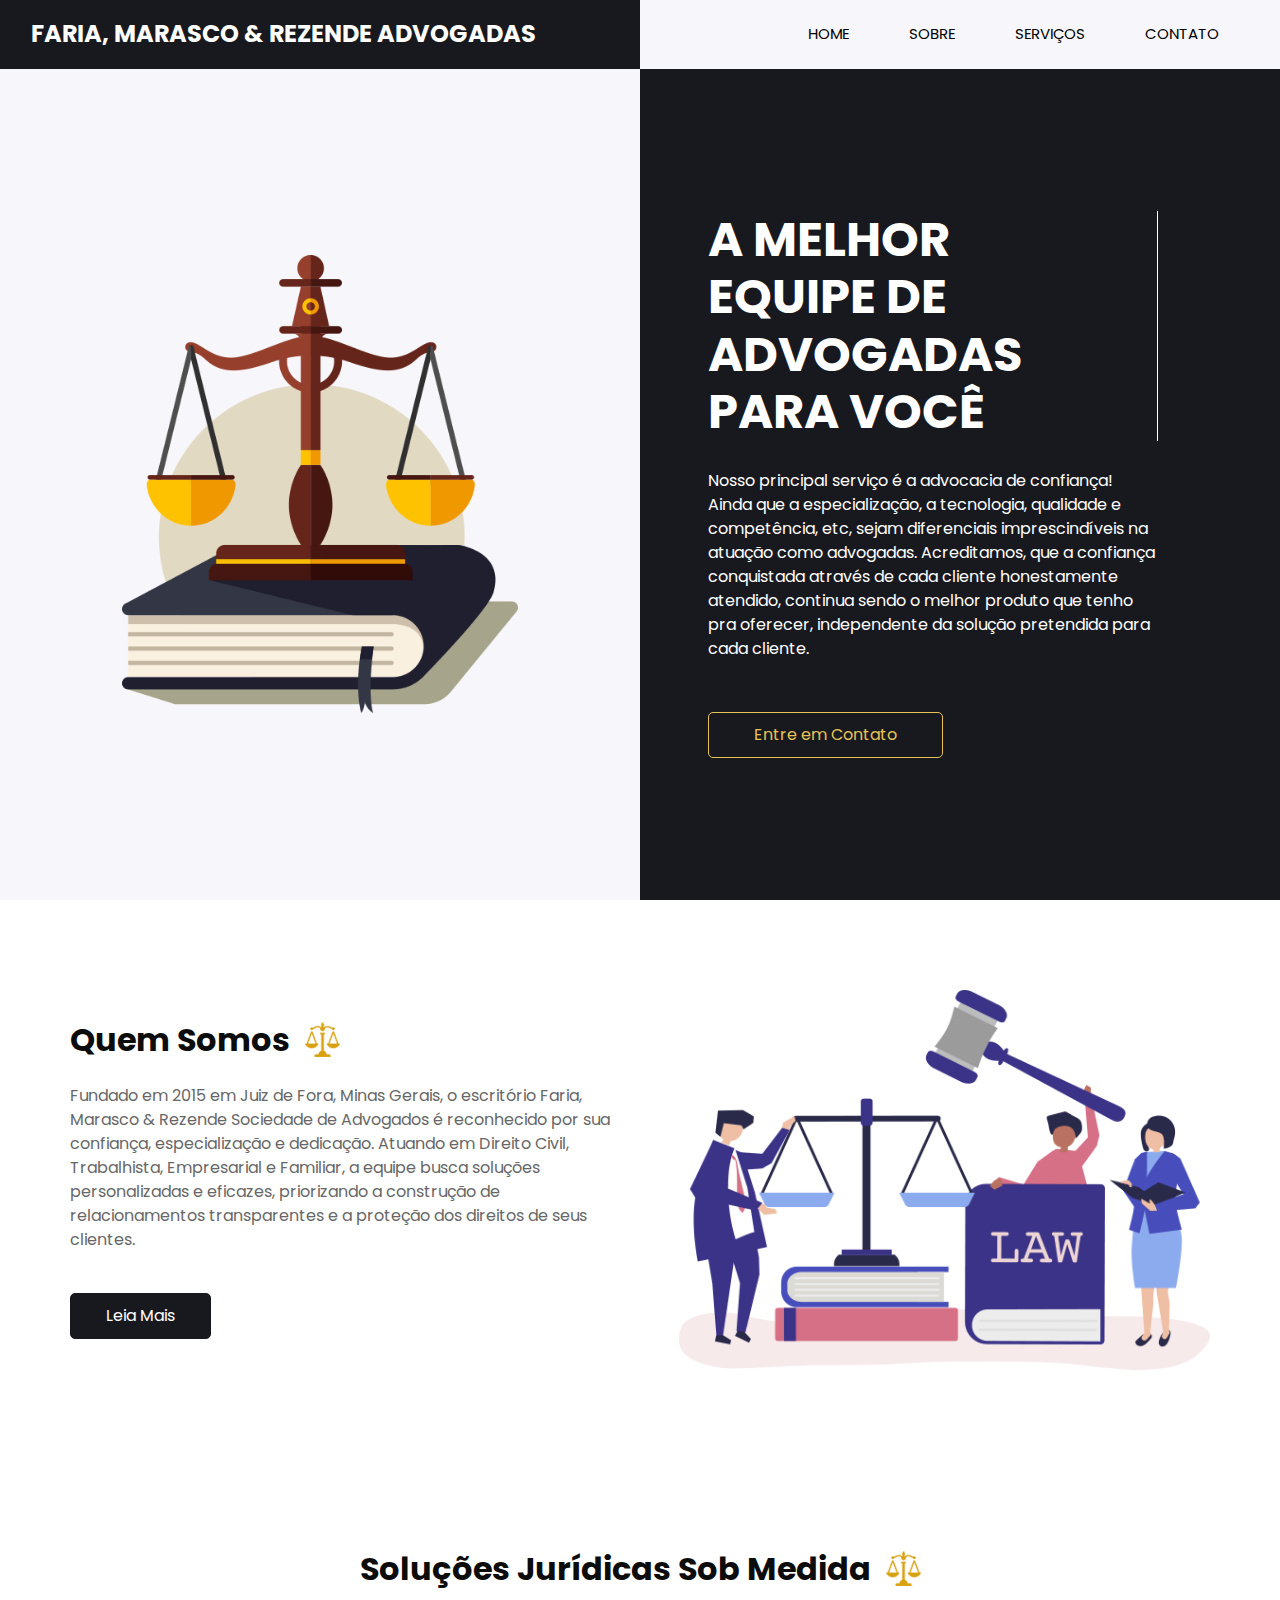
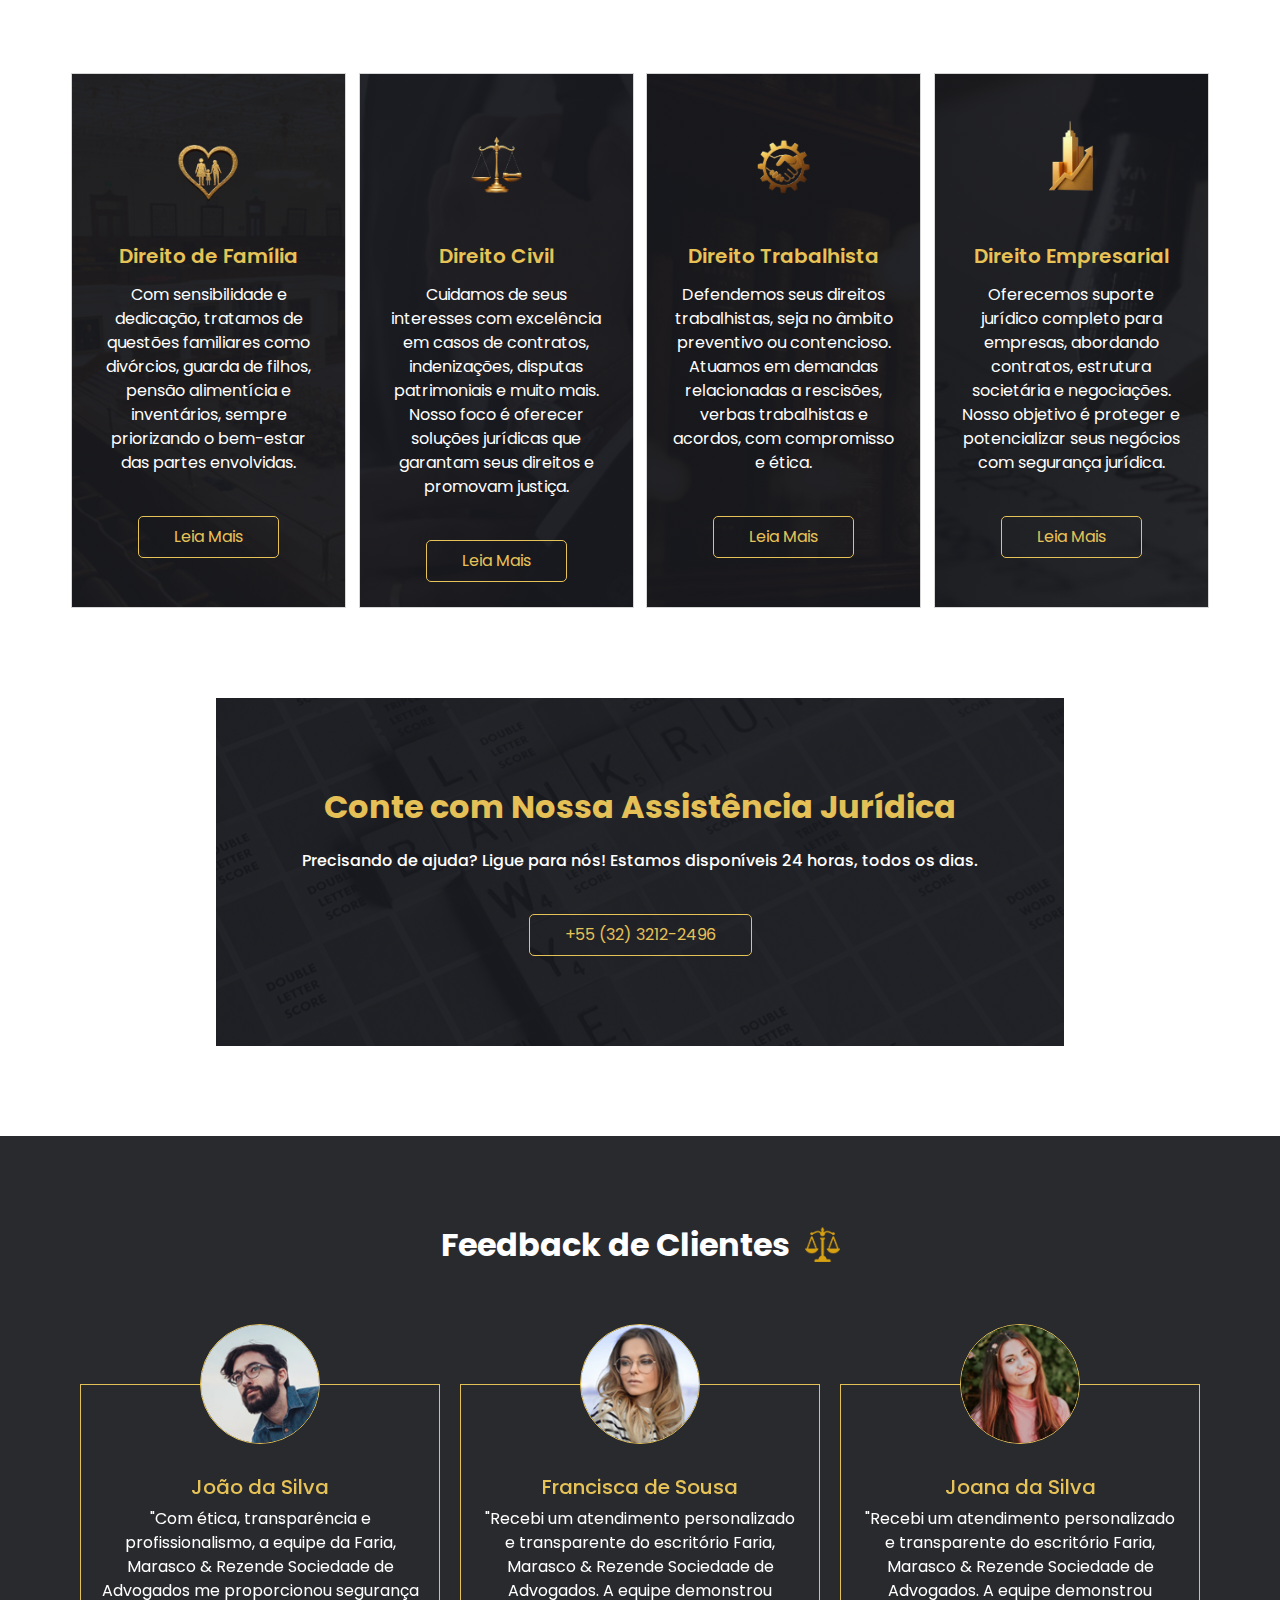
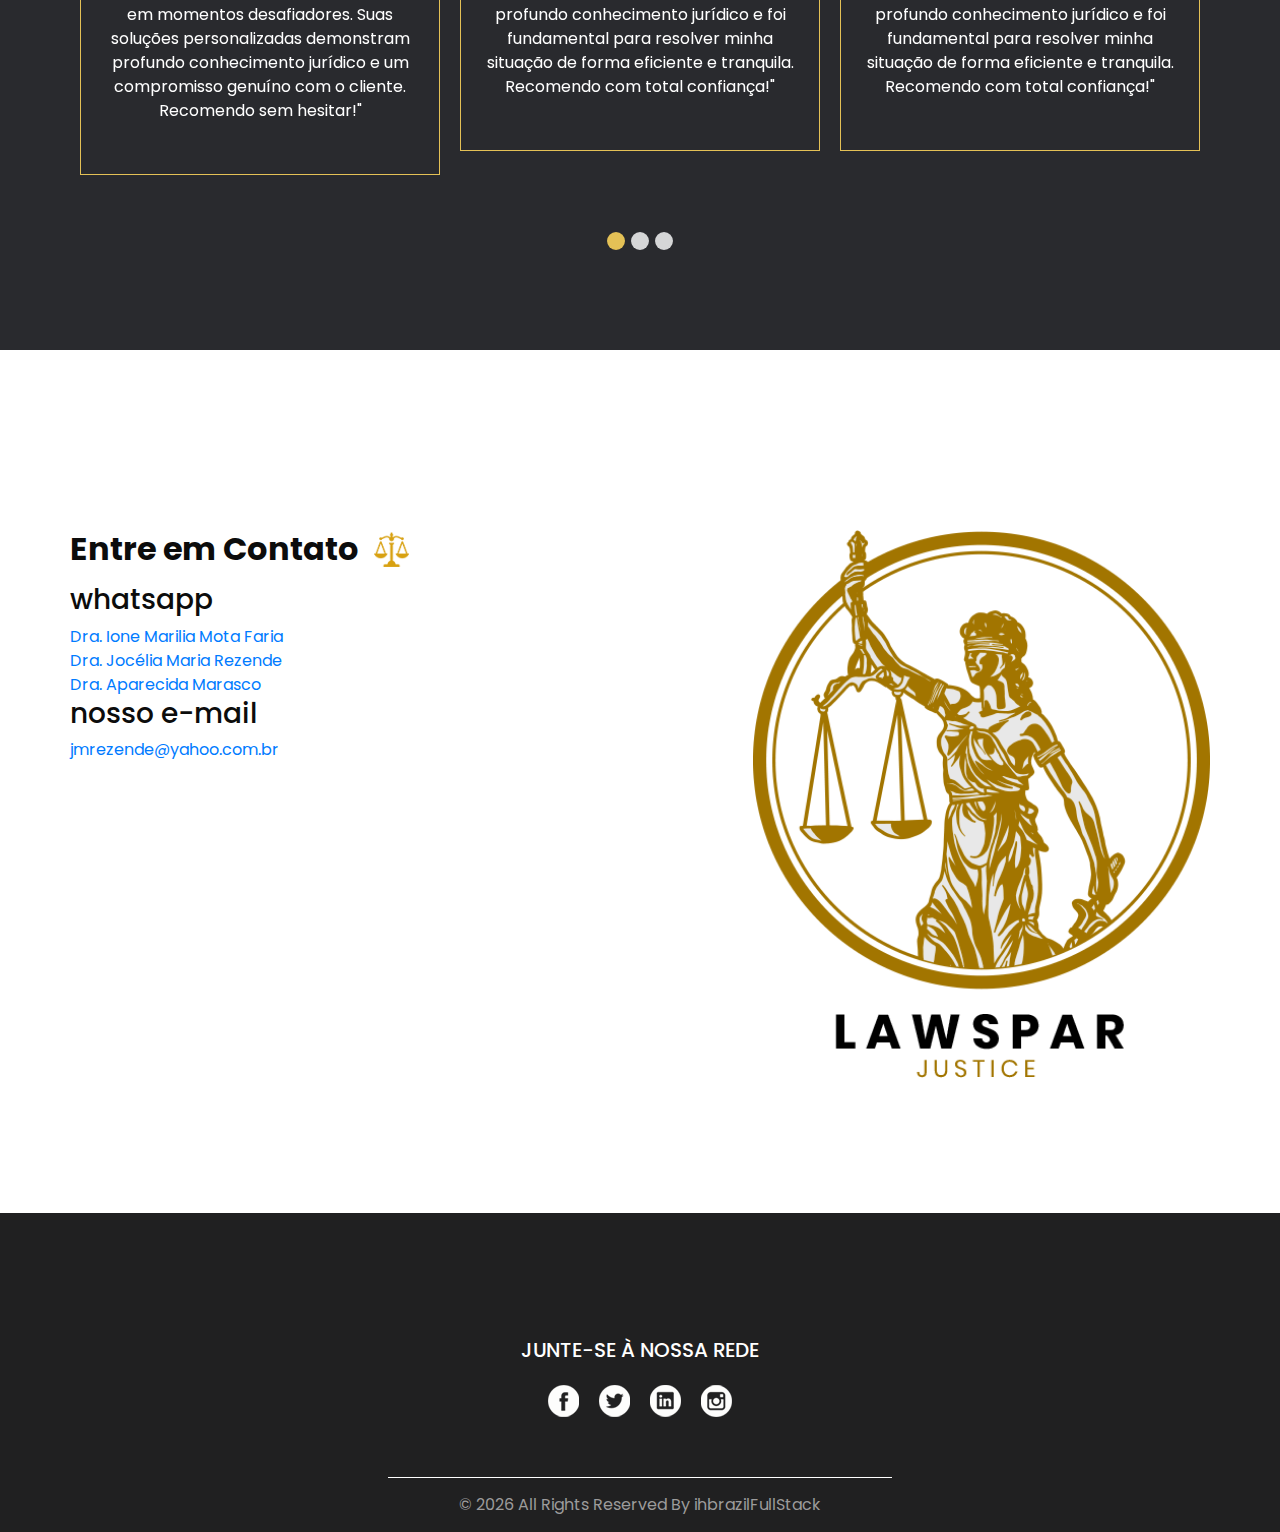
<file: index.html>
<!DOCTYPE html>
<html lang="pt-br">
<head>
  <!-- Basic -->
  <meta charset="utf-8" />
  <meta http-equiv="X-UA-Compatible" content="IE=edge" />
  <!-- Mobile Metas -->
  <meta name="viewport" content="width=device-width, initial-scale=1, shrink-to-fit=no" />
  <!-- Site Metas -->
  <meta name="keywords" content="Advocacia, Direito Civil, Direito Trabalhista, Direito Empresarial, Direito de Família, Consultoria Jurídica, Juiz de Fora, Minas Gerais, Soluções Jurídicas, Ética e Transparência, Serviços Jurídicos, Escritório de Advocacia" />
  <meta name="description" content="Fundado em 2015, o escritório Faria, Marasco & Rezende Sociedade de Advogados, localizado em Juiz de Fora, Minas Gerais, é reconhecido pela dedicação em oferecer serviços jurídicos de excelência em diversas áreas do Direito, como Civil, Trabalhista, Empresarial e Familiar, sempre priorizando ética, transparência e soluções personalizadas que atendam às necessidades dos seus clientes." />
  <meta name="author" content="ihbrazil Full Stack" />

  <title>Faria, Marasco & Rezende Sociedade de Advogados</title>

  <!-- slider stylesheet -->
  <link rel="stylesheet" type="text/css" href="https://cdnjs.cloudflare.com/ajax/libs/OwlCarousel2/2.1.3/assets/owl.carousel.min.css" />

  <!-- bootstrap core css -->
  <link rel="stylesheet" type="text/css" href="css/bootstrap.css" />

  <!-- fonts style -->
  <link href="https://fonts.googleapis.com/css?family=Poppins:400,600,700&display=swap" rel="stylesheet">
  <!-- Custom styles for this template -->
  <link href="css/style.css" rel="stylesheet" />
  <!-- responsive style -->
  <link href="css/responsive.css" rel="stylesheet" />
</head>

<body>

  <div class="hero_area">
    <!-- header section strats -->
    <header class="header_section">
      <div class="container-fluid">
        <nav class="navbar navbar-expand-lg custom_nav-container ">
          <a class="navbar-brand" href="index.html">
            <span>
              Faria, Marasco & Rezende Advogadas
            </span>
          </a>
          </a>
          <button class="navbar-toggler" type="button" data-toggle="collapse" data-target="#navbarSupportedContent" aria-controls="navbarSupportedContent" aria-expanded="false" aria-label="Toggle navigation">
            <span class="s-1"> </span>
            <span class="s-2"> </span>
            <span class="s-3"> </span>
          </button>

          <div class="collapse navbar-collapse" id="navbarSupportedContent">
            <div class="d-flex ml-auto flex-column flex-lg-row align-items-center">
              <ul class="navbar-nav  ">
                <li class="nav-item active">
                  <a class="nav-link" href="index.html">Home <span class="sr-only">(current)</span></a>
                </li>
                <li class="nav-item">
                  <a class="nav-link" href="about.html"> Sobre</a>
                </li>
                <li class="nav-item">
                  <a class="nav-link" href="service.html"> Serviços </a>
                </li>
                <li class="nav-item">
                  <a class="nav-link" href="contact.html">Contato </a>
                </li>
              </ul>
            </div>
          </div>
        </nav>
      </div>
    </header>
    <!-- end header section -->
    <!-- slider section -->
    <section class=" slider_section ">
      <div class="container-fluid">
        <div class="row">
          <div class="col-md-6">
            <div class="img-box">
              <img src="images/slider-img.png" alt="">
            </div>
          </div>
          <div class="col-md-6 ">
            <div class="row">
              <div class="col-lg-9 col-md-11 offset-md-1">
                <div class="detail_box">
                  <h1>
                    A melhor <br>
                    equipe de Advogadas <br>
                    para você
                  </h1>
                  <p>
                    Nosso principal serviço é a advocacia de confiança! Ainda que a especialização, a tecnologia, qualidade e competência, etc, sejam diferenciais imprescindíveis na atuação como advogadas. Acreditamos, que a confiança conquistada através de cada cliente honestamente atendido, continua sendo o melhor produto que tenho pra oferecer, independente da solução pretendida para cada cliente.
                  </p>
                  <a href="" class="">
                    Entre em Contato
                  </a>
                </div>
              </div>
            </div>
          </div>
        </div>
      </div>
    </section>
    <!-- end slider section -->
  </div>




  <!-- about section -->
  <section class="about_section layout_padding">
    <div class="container">
      <div class="row">
        <div class="col-md-6">
          <div class="detail-box">
            <div class="heading_container">
              <h2>
                Quem Somos
              </h2>
              <img src="images/heading-style.png" alt="">
            </div>
            <p>
              Fundado em 2015 em Juiz de Fora, Minas Gerais, o escritório Faria, Marasco & Rezende Sociedade de Advogados é reconhecido por sua confiança, especialização e dedicação. Atuando em Direito Civil, Trabalhista, Empresarial e Familiar, a equipe busca soluções personalizadas e eficazes, priorizando a construção de relacionamentos transparentes e a proteção dos direitos de seus clientes.
            </p>
            <a href="about.html">
              Leia Mais
            </a>
          </div>
        </div>
        <div class="col-md-6">
          <div class="img-box pl-0 pl-md-4">
            <img src="images/about-img.png" alt="" />
          </div>
        </div>

      </div>
    </div>
  </section>

  <!-- end about section -->

  <!-- service section -->
  <section class="service_section layout_padding">
    <div class="container">
      <div class="heading_container">
        <h2>
          Soluções Jurídicas Sob Medida
        </h2>
        <img src="images/heading-style.png" alt="">
      </div>
    </div>
    <div class="container-fluid">
      <div class="service_container">
        <div class="box b1">
          <div class="img-box">
            <img src="images/icon-family-law-sem-fundo.png" class="img1" alt="">
          </div>
          <div class="detail-box">
            <h5>
              Direito de Família
            </h5>
            <p>
              Com sensibilidade e dedicação, tratamos de questões familiares como divórcios, guarda de filhos, pensão alimentícia e inventários, sempre priorizando o bem-estar das partes envolvidas.
            </p>
            <a href="">
              Leia Mais
            </a>
          </div>
        </div>
        <div class="box b2">
          <div class="img-box">
            <img src="images/icon-civil-law-sem-fundo.png" class="img1" alt="">
          </div>
          <div class="detail-box">
            <h5>
              Direito Civil
            </h5>
            <p>
              Cuidamos de seus interesses com excelência em casos de contratos, indenizações, disputas patrimoniais e muito mais. Nosso foco é oferecer soluções jurídicas que garantam seus direitos e promovam justiça.
            </p>
            <a href="">
              Leia Mais
            </a>
          </div>
        </div>
        <div class="box b3">
          <div class="img-box">
            <img src="images/icon-labor-law-sem-fundo.png" class="img1" alt="">
          </div>
          <div class="detail-box">
            <h5>
              Direito Trabalhista
            </h5>
            <p>
              Defendemos seus direitos trabalhistas, seja no âmbito preventivo ou contencioso. Atuamos em demandas relacionadas a rescisões, verbas trabalhistas e acordos, com compromisso e ética.
            </p>
            <a href="">
              Leia Mais
            </a>
          </div>
        </div>
        <div class="box b4">
          <div class="img-box">
            <img src="images/icon-business-law-sem-fundo.png" class="img1" alt="">
          </div>
          <div class="detail-box">
            <h5>
              Direito Empresarial
            </h5>
            <p>
              Oferecemos suporte jurídico completo para empresas, abordando contratos, estrutura societária e negociações. Nosso objetivo é proteger e potencializar seus negócios com segurança jurídica.
            </p>
            <a href="">
              Leia Mais
            </a>
          </div>
        </div>
      </div>
    </div>
  </section>
  <!-- end service section -->

  <!-- help section -->

  <section class="help_section layout_padding-bottom">
    <div class="container">
      <div class="row">
        <div class="col-lg-9 col-md-10 mx-auto">
          <div class="help_container layout_padding">
            <div class="detail-box">
              <h2>
                Conte com Nossa Assistência Jurídica
              </h2>
              <h6>
                Precisando de ajuda? Ligue para nós! Estamos disponíveis 24 horas, todos os dias.
              </h6>
              <a href="#">
                +55 (32) 3212-2496
              </a>
            </div>
          </div>
        </div>
      </div>
    </div>
  </section>

  <!-- end help section -->

  <!-- client section -->
  <section class="client_section layout_padding">
    <div class="container">
      <div class="heading_container">
        <h2>
          Feedback de Clientes
        </h2>
        <img src="images/heading-style.png" alt="">
      </div>
      <div id="carouselExampleIndicators" class="carousel slide" data-ride="carousel">
        <ol class="carousel-indicators">
          <li data-target="#carouselExampleIndicators" data-slide-to="0" class="active"></li>
          <li data-target="#carouselExampleIndicators" data-slide-to="1"></li>
          <li data-target="#carouselExampleIndicators" data-slide-to="2"></li>
        </ol>
        <div class="carousel-inner">
          <div class="carousel-item active">
            <div class="client_container">
              <div class="box">
                <div class="img-box">
                  <img src="images/client-1.jpg" alt="">
                </div>
                <div class="detail-box">
                  <h5>
                    João da Silva
                  </h5>
                  <p>
                    "Com ética, transparência e profissionalismo, a equipe da Faria, Marasco & Rezende Sociedade de Advogados me proporcionou segurança em momentos desafiadores. Suas soluções personalizadas demonstram profundo conhecimento jurídico e um compromisso genuíno com o cliente. Recomendo sem hesitar!"
                  </p>
                </div>
              </div>
              <div class="box">
                <div class="img-box">
                  <img src="images/client-2.jpg" alt="">
                </div>
                <div class="detail-box">
                  <h5>
                    Francisca de Sousa
                  </h5>
                  <p>
                    "Recebi um atendimento personalizado e transparente do escritório Faria, Marasco & Rezende Sociedade de Advogados. A equipe demonstrou profundo conhecimento jurídico e foi fundamental para resolver minha situação de forma eficiente e tranquila. Recomendo com total confiança!"
                  </p>
                </div>
              </div>
              <div class="box">
                <div class="img-box">
                  <img src="images/client-3.jpg" alt="">
                </div>
                <div class="detail-box">
                  <h5>
                    Joana da Silva
                  </h5>
                  <p>
                    "Recebi um atendimento personalizado e transparente do escritório Faria, Marasco & Rezende Sociedade de Advogados. A equipe demonstrou profundo conhecimento jurídico e foi fundamental para resolver minha situação de forma eficiente e tranquila. Recomendo com total confiança!"
                  </p>
                </div>
              </div>
            </div>
          </div>
          <div class="carousel-item ">
            <div class="client_container">
              <div class="box">
                <div class="img-box">
                  <img src="images/client-1.jpg" alt="">
                </div>
                <div class="detail-box">
                  <h5>
                    João da Silva
                  </h5>
                  <p>
                    "Com ética, transparência e profissionalismo, a equipe da Faria, Marasco & Rezende Sociedade de Advogados me proporcionou segurança em momentos desafiadores. Suas soluções personalizadas demonstram profundo conhecimento jurídico e um compromisso genuíno com o cliente. Recomendo sem hesitar!"
                  </p>
                </div>
              </div>
              <div class="box">
                <div class="img-box">
                  <img src="images/client-2.jpg" alt="">
                </div>
                <div class="detail-box">
                  <h5>
                    Francisca de Sousa
                  </h5>
                  <p>
                    "Recebi um atendimento personalizado e transparente do escritório Faria, Marasco & Rezende Sociedade de Advogados. A equipe demonstrou profundo conhecimento jurídico e foi fundamental para resolver minha situação de forma eficiente e tranquila. Recomendo com total confiança!"
                  </p>
                </div>
              </div>
              <div class="box">
                <div class="img-box">
                  <img src="images/client-3.jpg" alt="">
                </div>
                <div class="detail-box">
                  <h5>
                    Joana da Silva
                  </h5>
                  <p>
                    "Recebi um atendimento personalizado e transparente do escritório Faria, Marasco & Rezende Sociedade de Advogados. A equipe demonstrou profundo conhecimento jurídico e foi fundamental para resolver minha situação de forma eficiente e tranquila. Recomendo com total confiança!"
                  </p>
                </div>
              </div>
            </div>
          </div>
          <div class="carousel-item ">
            <div class="client_container">
              <div class="box">
                <div class="img-box">
                  <img src="images/client-1.jpg" alt="">
                </div>
                <div class="detail-box">
                  <h5>
                    João da Silva
                  </h5>
                  <p>
                    "Com ética, transparência e profissionalismo, a equipe da Faria, Marasco & Rezende Sociedade de Advogados me proporcionou segurança em momentos desafiadores. Suas soluções personalizadas demonstram profundo conhecimento jurídico e um compromisso genuíno com o cliente. Recomendo sem hesitar!"
                  </p>
                </div>
              </div>
              <div class="box">
                <div class="img-box">
                  <img src="images/client-2.jpg" alt="">
                </div>
                <div class="detail-box">
                  <h5>
                    Francisca de Sousa
                  </h5>
                  <p>
                    "Recebi um atendimento personalizado e transparente do escritório Faria, Marasco & Rezende Sociedade de Advogados. A equipe demonstrou profundo conhecimento jurídico e foi fundamental para resolver minha situação de forma eficiente e tranquila. Recomendo com total confiança!"
                  </p>
                </div>
              </div>
              <div class="box">
                <div class="img-box">
                  <img src="images/client-3.jpg" alt="">
                </div>
                <div class="detail-box">
                  <h5>
                    Joana da Silva
                  </h5>
                  <p>
                    "Recebi um atendimento personalizado e transparente do escritório Faria, Marasco & Rezende Sociedade de Advogados. A equipe demonstrou profundo conhecimento jurídico e foi fundamental para resolver minha situação de forma eficiente e tranquila. Recomendo com total confiança!"
                  </p>
                </div>
              </div>
            </div>
          </div>
        </div>
      </div>
    </div>
  </section>

  <!-- end client section -->


  <!-- contact section -->

  <section class="contact_section layout_padding">
    <div class="container">
      <div class="layout_padding-top layout_padding2-bottom">
        <div class="row">
          <div class="col-md-6">
            <form action="">
              <div class="contact_form-container">
                <div class="heading_container">
                  <h2>
                    Entre em Contato
                  </h2>
                  <img src="images/heading-style.png" alt="">
                </div>
                <div>
                  <div>
                    <h3>whatsapp</h3>
                    <a
                      href="https://api.whatsapp.com/send/?phone=553299978856&text&type=phone_number&app_absent=0" alt="whatsapp"
                      title="whatsapp">
                      Dra. Ione Marilia Mota Faria
                    </a> 
                  </div>
                  <div>
                    <a
                      href="https://api.whatsapp.com/send/?phone=553299978856&text&type=phone_number&app_absent=0" alt="whatsapp"
                      title="whatsapp">
                      Dra. Jocélia Maria Rezende
                    </a>
                  </div>
                  <div>
                    <a                       href="https://api.whatsapp.com/send/?phone=553299951465&text&type=phone_number&app_absent=0" alt="whatsapp"
                      title="whatsapp">
                      Dra. Aparecida Marasco
                    </a>
                  </div>
                  <div>
                    <h3>nosso e-mail</h3>
                    <a href="mailto: jmrezende@yahoo.com.br" alt="email" title="email"> jmrezende@yahoo.com.br</a>
                  </div>
  <!-- botão Enviar
                  <div class="mt-5">
                    <button type="submit">
                      Enviar
                    </button>
                  </div>
  botão Enviar --> 
                </div>
              </div>

            </form>
          </div>
          <div class="col-md-5 offset-md-1">
            <div class="img-box">
              <img src="images/contact-img.png" alt="">
            </div>
          </div>
        </div>
      </div>
    </div>
  </section>


  <!-- end contact section -->

  <!-- info section -->
  <section class="info_section layout_padding-top layout_padding2-bottom">
    <div class="container">
      <div class="info_container">
<!-- Newsletter
        <div class="info_form">
          <div class="d-flex justify-content-center">
            <h5 class="info_heading">
              Newsletter
            </h5>
          </div>
          <form action="">
            <div class="email_box">
              <input type="text" id="email2" placeholder="Informe seu e-mail">
            </div>
            <div>
              <button>
                Cadastre-se
              </button>
            </div>
          </form>
        </div>
Newsletter -->
        <div class="info_social">
          <div class="d-flex justify-content-center">
            <h5 class="info_heading">
              Junte-se à nossa rede
            </h5>
          </div>
          <div class="social_box">
            <a href="">
              <img src="images/redes_sociais/fb.png" alt="">
            </a>
            <a href="">
              <img src="images/redes_sociais/twitter.png" alt="">
            </a>
            <a href="https://www.linkedin.com/in/aparecida-marasco-380313306/?originalSubdomain=br" target="_blank">
              <img src="images/redes_sociais/linkedin.png" alt="">
            </a>
            <a href="https://www.instagram.com/cidamarasco/" target="_blank">
              <img src="images/redes_sociais/insta.png" alt="">
            </a>
          </div>
        </div>
      </div>
    </div>
  </section>

  <!-- end info_section -->

  <!-- footer section -->
  <section class="container-fluid footer_section">
    <div class="row">
      <div class="col-md-7 col-lg-5 mx-auto">
        <p>
          &copy; <span id="displayYear"></span> All Rights Reserved By
          <a href="https://ihbrazil-full-stack.vercel.app/" target="_blank">ihbrazilFullStack</a>
        </p>
      </div>
    </div>
  </section>
  <!-- footer section -->



  <script type="text/javascript" src="js/jquery-3.4.1.min.js"></script>
  <script type="text/javascript" src="js/bootstrap.js"></script>
  <script type="text/javascript" src="js/custom.js"></script>

</body>

</html>
</file>
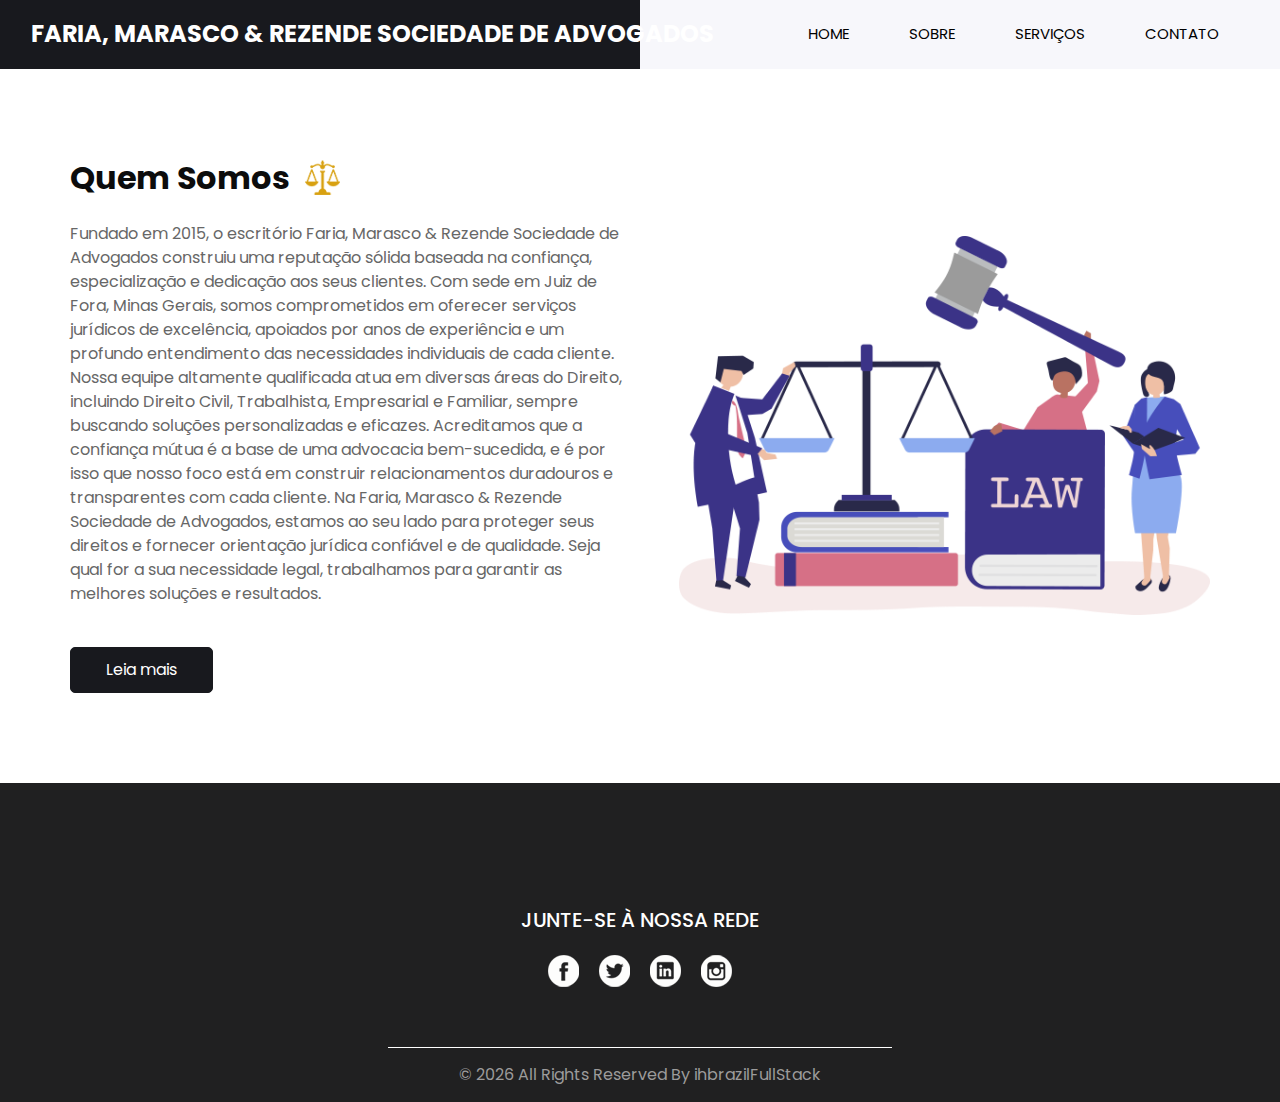
<file: about.html>
<!DOCTYPE html>
<html lang="pt-br">

<head>
  <!-- Basic -->
  <meta charset="utf-8" />
  <meta http-equiv="X-UA-Compatible" content="IE=edge" />
  <!-- Mobile Metas -->
  <meta name="viewport" content="width=device-width, initial-scale=1, shrink-to-fit=no" />
  <!-- Site Metas -->
  <meta name="keywords" content="Advocacia, Direito Civil, Direito Trabalhista, Direito Empresarial, Direito de Família, Consultoria Jurídica, Juiz de Fora, Minas Gerais, Soluções Jurídicas, Ética e Transparência, Serviços Jurídicos, Escritório de Advocacia" />
  <meta name="description" content="Fundado em 2015, o escritório Faria, Marasco & Rezende Sociedade de Advogados, localizado em Juiz de Fora, Minas Gerais, é reconhecido pela dedicação em oferecer serviços jurídicos de excelência em diversas áreas do Direito, como Civil, Trabalhista, Empresarial e Familiar, sempre priorizando ética, transparência e soluções personalizadas que atendam às necessidades dos seus clientes." />
  <meta name="author" content="ihbrazil Full Stack" />

  <title>Faria, Marasco & Rezende Sociedade de Advogados</title>

  <!-- slider stylesheet -->
  <link rel="stylesheet" type="text/css" href="https://cdnjs.cloudflare.com/ajax/libs/OwlCarousel2/2.1.3/assets/owl.carousel.min.css" />

  <!-- bootstrap core css -->
  <link rel="stylesheet" type="text/css" href="css/bootstrap.css" />

  <!-- fonts style -->
  <link href="https://fonts.googleapis.com/css?family=Poppins:400,600,700&display=swap" rel="stylesheet">
  <!-- Custom styles for this template -->
  <link href="css/style.css" rel="stylesheet" />
  <!-- responsive style -->
  <link href="css/responsive.css" rel="stylesheet" />
</head>

<body class="sub_page">

  <div class="hero_area">
    <!-- header section strats -->
    <header class="header_section">
      <div class="container-fluid">
        <nav class="navbar navbar-expand-lg custom_nav-container ">
          <a class="navbar-brand" href="index.html">
            <span>
              Faria, Marasco & Rezende Sociedade de Advogados
            </span>
          </a>
          </a>
          <button class="navbar-toggler" type="button" data-toggle="collapse" data-target="#navbarSupportedContent" aria-controls="navbarSupportedContent" aria-expanded="false" aria-label="Toggle navigation">
            <span class="s-1"> </span>
            <span class="s-2"> </span>
            <span class="s-3"> </span>
          </button>

          <div class="collapse navbar-collapse" id="navbarSupportedContent">
            <div class="d-flex ml-auto flex-column flex-lg-row align-items-center">
              <ul class="navbar-nav  ">
                <li class="nav-item ">
                  <a class="nav-link" href="index.html">Home <span class="sr-only">(current)</span></a>
                </li>
                <li class="nav-item active">
                  <a class="nav-link" href="about.html"> Sobre</a>
                </li>
                <li class="nav-item">
                  <a class="nav-link" href="service.html"> Serviços </a>
                </li>
                <li class="nav-item">
                  <a class="nav-link" href="contact.html">Contato </a>
                </li>
              </ul>
            </div>
          </div>
        </nav>
      </div>
    </header>
    <!-- end header section -->
  </div>




  <!-- about section -->
  <section class="about_section layout_padding">
    <div class="container">
      <div class="row">
        <div class="col-md-6">
          <div class="detail-box">
            <div class="heading_container">
              <h2>
                Quem Somos
              </h2>
              <img src="images/heading-style.png" alt="">
            </div>
            <p>
              Fundado em 2015, o escritório Faria, Marasco & Rezende Sociedade de Advogados construiu uma reputação sólida baseada na confiança, especialização e dedicação aos seus clientes. Com sede em Juiz de Fora, Minas Gerais, somos comprometidos em oferecer serviços jurídicos de excelência, apoiados por anos de experiência e um profundo entendimento das necessidades individuais de cada cliente.

              Nossa equipe altamente qualificada atua em diversas áreas do Direito, incluindo Direito Civil, Trabalhista, Empresarial e Familiar, sempre buscando soluções personalizadas e eficazes. Acreditamos que a confiança mútua é a base de uma advocacia bem-sucedida, e é por isso que nosso foco está em construir relacionamentos duradouros e transparentes com cada cliente.

              Na Faria, Marasco & Rezende Sociedade de Advogados, estamos ao seu lado para proteger seus direitos e fornecer orientação jurídica confiável e de qualidade. Seja qual for a sua necessidade legal, trabalhamos para garantir as melhores soluções e resultados.
            </p>
            <a href="">
              Leia mais
            </a>
          </div>
        </div>
        <div class="col-md-6">
          <div class="img-box pl-0 pl-md-4">
            <img src="images/about-img.png" alt="" />
          </div>
        </div>

      </div>
    </div>
  </section>

  <!-- end about section -->

  <!-- info section -->
  <section class="info_section layout_padding-top layout_padding2-bottom">
    <div class="container">
      <div class="info_container">
<!-- Newsletter 
        <div class="info_form">
          <div class="d-flex justify-content-center">
            <h5 class="info_heading">
              Newsletter
            </h5>
          </div>
          <form action="">
            <div class="email_box">
              <input type="text" id="email2" placeholder="Informe seu e-mail">
            </div>
            <div>
              <button>
                Cadastre-se
              </button>
            </div>
          </form>
        </div>
Newsletter -->
        <div class="info_social">
          <div class="d-flex justify-content-center">
            <h5 class="info_heading">
              Junte-se à nossa rede
            </h5>
          </div>
          <div class="social_box">
            <a href="">
              <img src="images/redes_sociais/fb.png" alt="">
            </a>
            <a href="">
              <img src="images/redes_sociais/twitter.png" alt="">
            </a>
            <a href="https://www.linkedin.com/in/aparecida-marasco-380313306/?originalSubdomain=br" target="_blank">
              <img src="images/redes_sociais/linkedin.png" alt="">
            </a>
            <a href="https://www.instagram.com/cidamarasco/" target="_blank">
              <img src="images/redes_sociais/insta.png" alt="">
            </a>
          </div>
        </div>
      </div>
    </div>
  </section>

  <!-- end info_section -->

  <!-- footer section -->
  <section class="container-fluid footer_section">
    <div class="row">
      <div class="col-md-7 col-lg-5 mx-auto">
        <p>
          &copy; <span id="displayYear"></span> All Rights Reserved By
          <a href="https://ihbrazil-full-stack.vercel.app/">ihbrazilFullStack</a>
        </p>
      </div>
    </div>
  </section>
  <!-- footer section -->



  <script type="text/javascript" src="js/jquery-3.4.1.min.js"></script>
  <script type="text/javascript" src="js/bootstrap.js"></script>
  <script type="text/javascript" src="js/custom.js"></script>

</body>

</html>
</file>
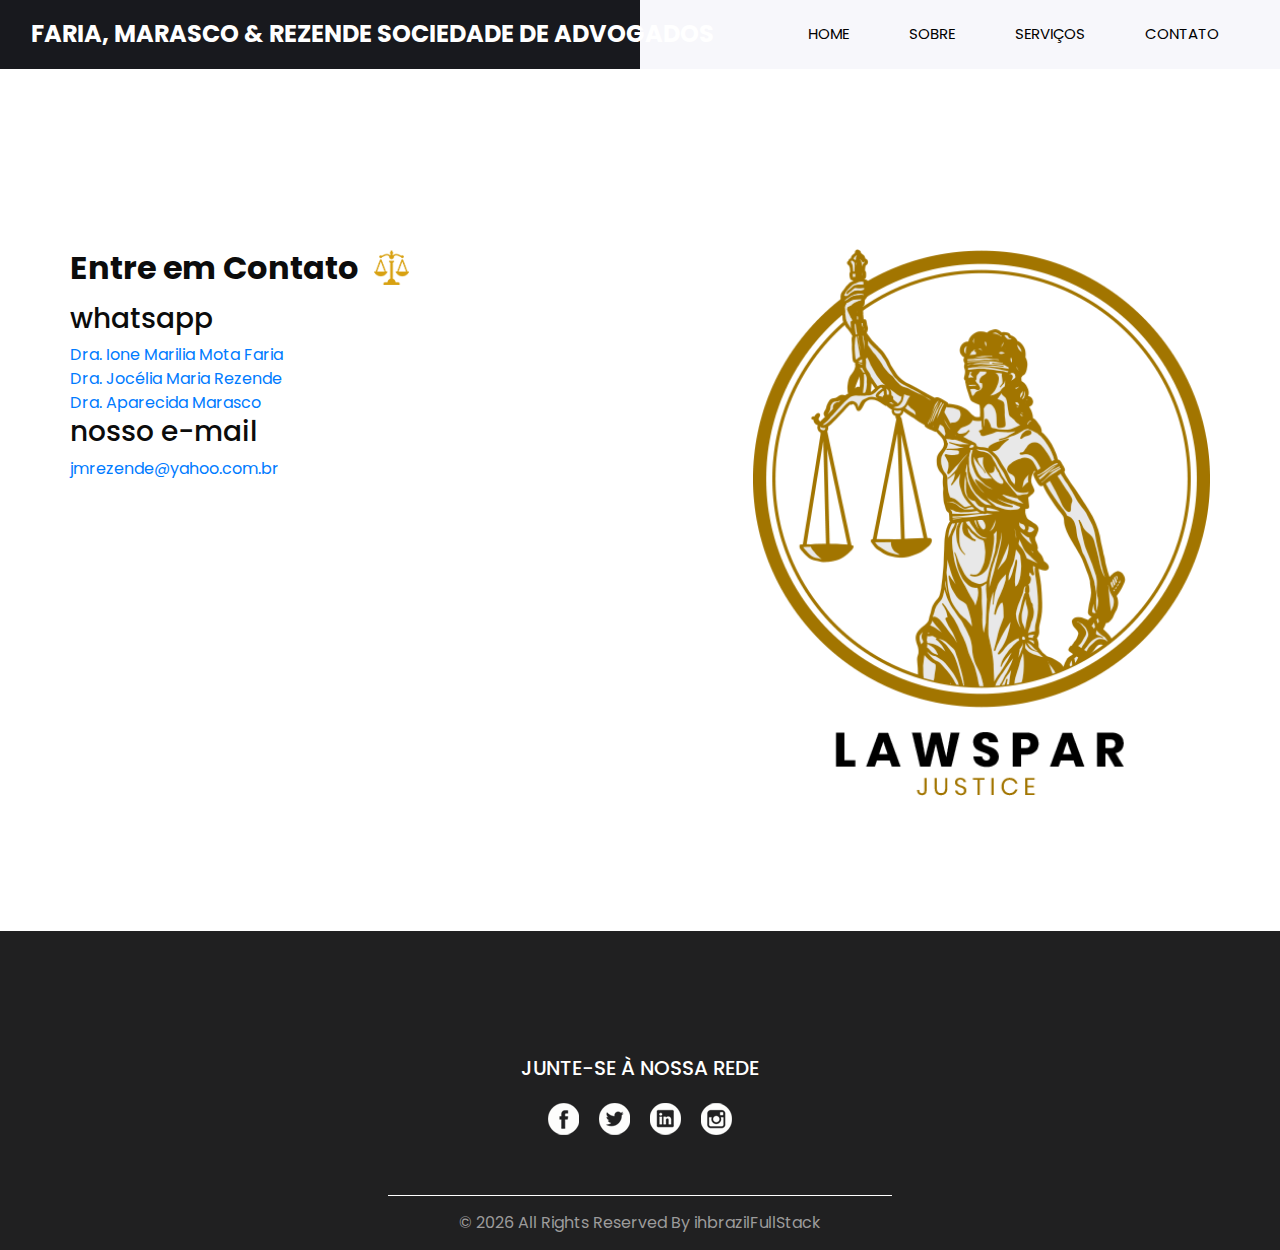
<file: contact.html>
<!DOCTYPE html>
<html lang="pt-br">

<head>
  <!-- Basic -->
  <meta charset="utf-8" />
  <meta http-equiv="X-UA-Compatible" content="IE=edge" />
  <!-- Mobile Metas -->
  <meta name="viewport" content="width=device-width, initial-scale=1, shrink-to-fit=no" />
  <!-- Site Metas -->
  <meta name="keywords" content="Advocacia, Direito Civil, Direito Trabalhista, Direito Empresarial, Direito de Família, Consultoria Jurídica, Juiz de Fora, Minas Gerais, Soluções Jurídicas, Ética e Transparência, Serviços Jurídicos, Escritório de Advocacia" />
  <meta name="description" content="Fundado em 2015, o escritório Faria, Marasco & Rezende Sociedade de Advogados, localizado em Juiz de Fora, Minas Gerais, é reconhecido pela dedicação em oferecer serviços jurídicos de excelência em diversas áreas do Direito, como Civil, Trabalhista, Empresarial e Familiar, sempre priorizando ética, transparência e soluções personalizadas que atendam às necessidades dos seus clientes." />
  <meta name="author" content="ihbrazil Full Stack" />

  <title>Faria, Marasco & Rezende Sociedade de Advogados</title>

  <!-- slider stylesheet -->
  <link rel="stylesheet" type="text/css" href="https://cdnjs.cloudflare.com/ajax/libs/OwlCarousel2/2.1.3/assets/owl.carousel.min.css" />

  <!-- bootstrap core css -->
  <link rel="stylesheet" type="text/css" href="css/bootstrap.css" />

  <!-- fonts style -->
  <link href="https://fonts.googleapis.com/css?family=Poppins:400,600,700&display=swap" rel="stylesheet">
  <!-- Custom styles for this template -->
  <link href="css/style.css" rel="stylesheet" />
  <!-- responsive style -->
  <link href="css/responsive.css" rel="stylesheet" />
</head>

<body class="sub_page">

  <div class="hero_area">
    <!-- header section strats -->
    <header class="header_section">
      <div class="container-fluid">
        <nav class="navbar navbar-expand-lg custom_nav-container ">
          <a class="navbar-brand" href="index.html">
            <span>
              Faria, Marasco & Rezende Sociedade de Advogados
            </span>
          </a>
          </a>
          <button class="navbar-toggler" type="button" data-toggle="collapse" data-target="#navbarSupportedContent" aria-controls="navbarSupportedContent" aria-expanded="false" aria-label="Toggle navigation">
            <span class="s-1"> </span>
            <span class="s-2"> </span>
            <span class="s-3"> </span>
          </button>

          <div class="collapse navbar-collapse" id="navbarSupportedContent">
            <div class="d-flex ml-auto flex-column flex-lg-row align-items-center">
              <ul class="navbar-nav  ">
                <li class="nav-item ">
                  <a class="nav-link" href="index.html">Home <span class="sr-only">(current)</span></a>
                </li>
                <li class="nav-item">
                  <a class="nav-link" href="about.html"> Sobre</a>
                </li>
                <li class="nav-item">
                  <a class="nav-link" href="service.html"> Serviços </a>
                </li>
                <li class="nav-item active">
                  <a class="nav-link" href="contact.html">Contato </a>
                </li>
              </ul>
            </div>
          </div>
        </nav>
      </div>
    </header>
    <!-- end header section -->
  </div>

  <!-- contact section -->

  <section class="contact_section layout_padding">
    <div class="container">
      <div class="layout_padding-top layout_padding2-bottom">
        <div class="row">
          <div class="col-md-6">
            <form action="">
              <div class="contact_form-container">
                <div class="heading_container">
                  <h2>
                    Entre em Contato
                  </h2>
                  <img src="images/heading-style.png" alt="">
                </div>
                <div>
                  <div>
                    <h3>whatsapp</h3>
                    <a
                      href="https://api.whatsapp.com/send/?phone=553299978856&text&type=phone_number&app_absent=0" alt="whatsapp"
                      title="whatsapp">
                      Dra. Ione Marilia Mota Faria
                    </a> 
                  </div>
                  <div>
                    <a
                      href="https://api.whatsapp.com/send/?phone=553299978856&text&type=phone_number&app_absent=0" alt="whatsapp"
                      title="whatsapp">
                      Dra. Jocélia Maria Rezende
                    </a>
                  </div>
                  <div>
                    <a                       href="https://api.whatsapp.com/send/?phone=553299951465&text&type=phone_number&app_absent=0" alt="whatsapp"
                      title="whatsapp">
                      Dra. Aparecida Marasco
                    </a>
                  </div>
                  <div>
                    <h3>nosso e-mail</h3>
                    <a href="mailto: jmrezende@yahoo.com.br" alt="email" title="email"> jmrezende@yahoo.com.br</a>
                  </div>
<!-- botão Enviar
                  <div class="mt-5">
                    <button type="submit">
                      Enviar
                    </button>
                  </div>
botão Enviar --> 
                </div>
              </div>

            </form>
          </div>
          <div class="col-md-5 offset-md-1">
            <div class="img-box">
              <img src="images/contact-img.png" alt="">
            </div>
          </div>
        </div>
      </div>
    </div>
  </section>


  <!-- end contact section -->

  <!-- info section -->
  <section class="info_section layout_padding-top layout_padding2-bottom">
    <div class="container">
      <div class="info_container">
<!-- Newsletter 
        <div class="info_form">
          <div class="d-flex justify-content-center">
            <h5 class="info_heading">
              Newsletter
            </h5>
          </div>
          <form action="">
            <div class="email_box">
              <input type="text" id="email2" placeholder="Informe seu e-mail">
            </div>
            <div>
              <button>
                Cadastre-se
              </button>
            </div>
          </form>
        </div>
Newsletter -->
        <div class="info_social">
          <div class="d-flex justify-content-center">
            <h5 class="info_heading">
              Junte-se à nossa rede
            </h5>
          </div>
          <div class="social_box">
            <a href="">
              <img src="images/redes_sociais/fb.png" alt="">
            </a>
            <a href="">
              <img src="images/redes_sociais/twitter.png" alt="">
            </a>
            <a href="https://www.linkedin.com/in/aparecida-marasco-380313306/?originalSubdomain=br" target="_blank">
              <img src="images/redes_sociais/linkedin.png" alt="">
            </a>
            <a href="https://www.instagram.com/cidamarasco/" target="_blank">
              <img src="images/redes_sociais/insta.png" alt="">
            </a>
          </div>
        </div>
      </div>
    </div>
  </section>

  <!-- end info_section -->

  <!-- footer section -->
  <section class="container-fluid footer_section">
    <div class="row">
      <div class="col-md-7 col-lg-5 mx-auto">
        <p>
          &copy; <span id="displayYear"></span> All Rights Reserved By
          <a href="https://ihbrazil-full-stack.vercel.app/">ihbrazilFullStack</a>
        </p>
      </div>
    </div>
  </section>
  <!-- footer section -->



  <script type="text/javascript" src="js/jquery-3.4.1.min.js"></script>
  <script type="text/javascript" src="js/bootstrap.js"></script>
  <script type="text/javascript" src="js/custom.js"></script>

</body>

</html>
</file>
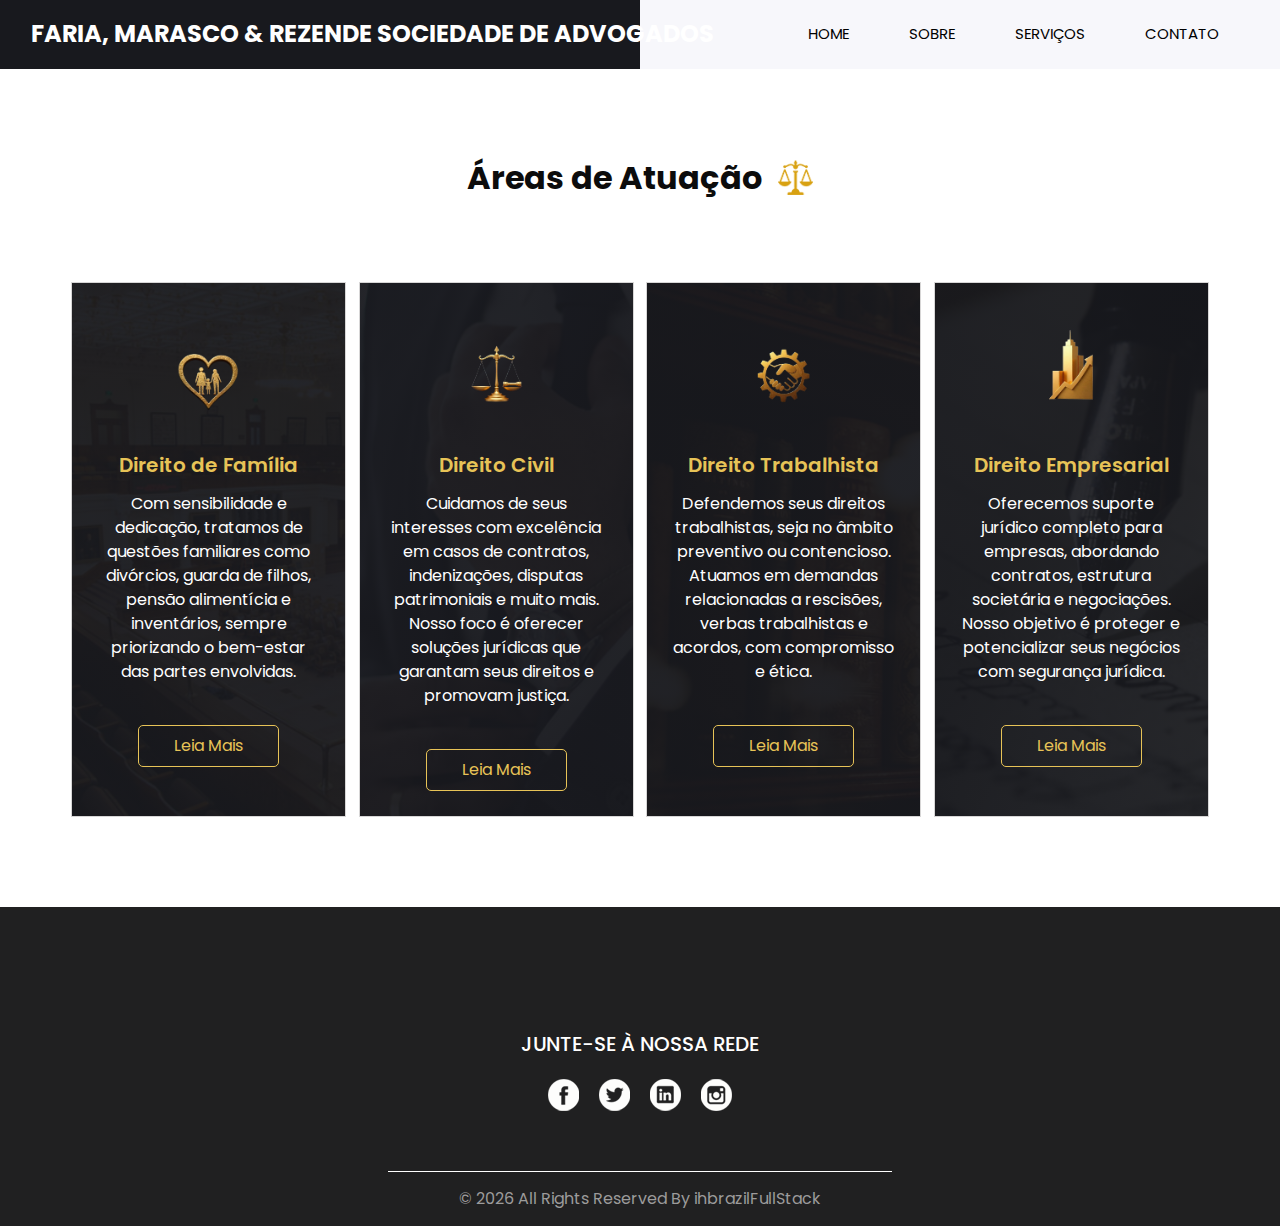
<file: service.html>
<!DOCTYPE html>
<html lang="pt-br">

<head>
  <!-- Basic -->
  <meta charset="utf-8" />
  <meta http-equiv="X-UA-Compatible" content="IE=edge" />
  <!-- Mobile Metas -->
  <meta name="viewport" content="width=device-width, initial-scale=1, shrink-to-fit=no" />
  <!-- Site Metas -->
  <meta name="keywords" content="Advocacia, Direito Civil, Direito Trabalhista, Direito Empresarial, Direito de Família, Consultoria Jurídica, Juiz de Fora, Minas Gerais, Soluções Jurídicas, Ética e Transparência, Serviços Jurídicos, Escritório de Advocacia" />
  <meta name="description" content="Fundado em 2015, o escritório Faria, Marasco & Rezende Sociedade de Advogados, localizado em Juiz de Fora, Minas Gerais, é reconhecido pela dedicação em oferecer serviços jurídicos de excelência em diversas áreas do Direito, como Civil, Trabalhista, Empresarial e Familiar, sempre priorizando ética, transparência e soluções personalizadas que atendam às necessidades dos seus clientes." />
  <meta name="author" content="ihbrazil Full Stack" />

  <title>Faria, Marasco & Rezende Sociedade de Advogados</title>

  <!-- slider stylesheet -->
  <link rel="stylesheet" type="text/css" href="https://cdnjs.cloudflare.com/ajax/libs/OwlCarousel2/2.1.3/assets/owl.carousel.min.css" />

  <!-- bootstrap core css -->
  <link rel="stylesheet" type="text/css" href="css/bootstrap.css" />

  <!-- fonts style -->
  <link href="https://fonts.googleapis.com/css?family=Poppins:400,600,700&display=swap" rel="stylesheet">
  <!-- Custom styles for this template -->
  <link href="css/style.css" rel="stylesheet" />
  <!-- responsive style -->
  <link href="css/responsive.css" rel="stylesheet" />
</head>

<body class="sub_page">

  <div class="hero_area">
    <!-- header section strats -->
    <header class="header_section">
      <div class="container-fluid">
        <nav class="navbar navbar-expand-lg custom_nav-container ">
          <a class="navbar-brand" href="index.html">
            <span>
              Faria, Marasco & Rezende Sociedade de Advogados
            </span>
          </a>
          </a>
          <button class="navbar-toggler" type="button" data-toggle="collapse" data-target="#navbarSupportedContent" aria-controls="navbarSupportedContent" aria-expanded="false" aria-label="Toggle navigation">
            <span class="s-1"> </span>
            <span class="s-2"> </span>
            <span class="s-3"> </span>
          </button>

          <div class="collapse navbar-collapse" id="navbarSupportedContent">
            <div class="d-flex ml-auto flex-column flex-lg-row align-items-center">
              <ul class="navbar-nav  ">
                <li class="nav-item ">
                  <a class="nav-link" href="index.html">Home <span class="sr-only">(current)</span></a>
                </li>
                <li class="nav-item">
                  <a class="nav-link" href="about.html"> Sobre</a>
                </li>
                <li class="nav-item active">
                  <a class="nav-link" href="service.html"> Serviços </a>
                </li>
                <li class="nav-item">
                  <a class="nav-link" href="contact.html">Contato </a>
                </li>
              </ul>
            </div>
          </div>
        </nav>
      </div>
    </header>
    <!-- end header section -->
  </div>

  <!-- service section -->
  <section class="service_section layout_padding">
    <div class="container">
      <div class="heading_container">
        <h2>
          Áreas de Atuação
        </h2>
        <img src="images/heading-style.png" alt="">
      </div>
    </div>
    <div class="container-fluid">
      <div class="service_container">
        <div class="box b1">
          <div class="img-box">
            <img src="images/icon-family-law-sem-fundo.png" class="img1" alt="">
          </div>
          <div class="detail-box">
            <h5>
              Direito de Família
            </h5>
            <p>
              Com sensibilidade e dedicação, tratamos de questões familiares como divórcios, guarda de filhos, pensão alimentícia e inventários, sempre priorizando o bem-estar das partes envolvidas.
            </p>
            <a href="">
              Leia Mais
            </a>
          </div>
        </div>
        <div class="box b2">
          <div class="img-box">
            <img src="images/icon-civil-law-sem-fundo.png" class="img1" alt="">
          </div>
          <div class="detail-box">
            <h5>
              Direito Civil
            </h5>
            <p>
              Cuidamos de seus interesses com excelência em casos de contratos, indenizações, disputas patrimoniais e muito mais. Nosso foco é oferecer soluções jurídicas que garantam seus direitos e promovam justiça.
            </p>
            <a href="">
              Leia Mais
            </a>
          </div>
        </div>
        <div class="box b3">
          <div class="img-box">
            <img src="images/icon-labor-law-sem-fundo.png" class="img1" alt="">
          </div>
          <div class="detail-box">
            <h5>
              Direito Trabalhista
            </h5>
            <p>
              Defendemos seus direitos trabalhistas, seja no âmbito preventivo ou contencioso. Atuamos em demandas relacionadas a rescisões, verbas trabalhistas e acordos, com compromisso e ética.
            </p>
            <a href="">
              Leia Mais
            </a>
          </div>
        </div>
        <div class="box b4">
          <div class="img-box">
            <img src="images/icon-business-law-sem-fundo.png" class="img1" alt="">
          </div>
          <div class="detail-box">
            <h5>
              Direito Empresarial
            </h5>
            <p>
              Oferecemos suporte jurídico completo para empresas, abordando contratos, estrutura societária e negociações. Nosso objetivo é proteger e potencializar seus negócios com segurança jurídica.
            </p>
            <a href="">
              Leia Mais
            </a>
          </div>
        </div>
      </div>
    </div>
  </section>
  <!-- end service section -->

  <!-- info section -->
  <section class="info_section layout_padding-top layout_padding2-bottom">
    <div class="container">
<!-- Newsletter      
      <div class="info_container">
        <div class="info_form">
          <div class="d-flex justify-content-center">
            <h5 class="info_heading">
              Newsletter
            </h5>
          </div>
          <form action="">
            <div class="email_box">
              <input type="text" id="email2" placeholder="Informe seu e-mail">
            </div>
            <div>
              <button>
                Cadastre-se
              </button>
            </div>
          </form>
        </div>
Newsletter -->
        <div class="info_social">
          <div class="d-flex justify-content-center">
            <h5 class="info_heading">
              Junte-se à nossa rede
            </h5>
          </div>
          <div class="social_box">
            <a href="">
              <img src="images/redes_sociais/fb.png" alt="">
            </a>
            <a href="">
              <img src="images/redes_sociais/twitter.png" alt="">
            </a>
            <a href="https://www.linkedin.com/in/aparecida-marasco-380313306/?originalSubdomain=br" target="_blank">
              <img src="images/redes_sociais/linkedin.png" alt="">
            </a>
            <a href="https://www.instagram.com/cidamarasco/" target="_blank">
              <img src="images/redes_sociais/insta.png" alt="">
            </a>
          </div>
        </div>
      </div>
    </div>
  </section>

  <!-- end info_section -->

  <!-- footer section -->
  <section class="container-fluid footer_section">
    <div class="row">
      <div class="col-md-7 col-lg-5 mx-auto">
        <p>
          &copy; <span id="displayYear"></span> All Rights Reserved By
          <a href="https://ihbrazil-full-stack.vercel.app/">ihbrazilFullStack</a>
        </p>
      </div>
    </div>
  </section>
  <!-- footer section -->



  <script type="text/javascript" src="js/jquery-3.4.1.min.js"></script>
  <script type="text/javascript" src="js/bootstrap.js"></script>
  <script type="text/javascript" src="js/custom.js"></script>

</body>

</html>
</file>
<file: css/style.css>
html {
  scroll-behavior: smooth;
}

body {
  font-family: "Poppins", sans-serif;
  color: #0c0c0c;
  background-color: #ffffff;
}

.layout_padding {
  padding-top: 90px;
  padding-bottom: 90px;
}

.layout_padding2 {
  padding-top: 45px;
  padding-bottom: 45px;
}

.layout_padding2-top {
  padding-top: 45px;
}

.layout_padding2-bottom {
  padding-bottom: 45px;
}

.layout_padding-top {
  padding-top: 90px;
}

.layout_padding-bottom {
  padding-bottom: 90px;
}

.heading_container {
  display: -webkit-box;
  display: -ms-flexbox;
  display: flex;
  -webkit-box-align: center;
      -ms-flex-align: center;
          align-items: center;
  margin-bottom: 15px;
}

.heading_container h2 {
  position: relative;
  font-weight: bold;
  margin-bottom: 0;
  margin-right: 15px;
}

.heading_container img {
  width: 35px;
}

/*header section*/
.hero_area {
  height: 100vh;
  position: relative;
  display: -webkit-box;
  display: -ms-flexbox;
  display: flex;
  -webkit-box-orient: vertical;
  -webkit-box-direction: normal;
      -ms-flex-direction: column;
          flex-direction: column;
}

.sub_page .hero_area {
  height: auto;
  background: none;
  background-color: #371e71;
}

.header_section {
  background: -webkit-gradient(linear, left top, right top, color-stop(50%, #18191e), color-stop(50%, #f7f7fb));
  background: linear-gradient(to right, #18191e 50%, #f7f7fb 50%);
}

.header_section .container {
  padding: 0;
}

.header_section .nav_container {
  margin: 0 auto;
}

.custom_nav-container .navbar-nav .nav-item .nav-link {
  padding: 15px 30px;
  text-align: center;
  text-transform: uppercase;
  font-size: 15px;
  color: #000000;
}

a,
a:hover,
a:focus {
  text-decoration: none;
}

a:hover,
a:focus {
  color: initial;
}

.btn,
.btn:focus {
  outline: none !important;
  -webkit-box-shadow: none;
          box-shadow: none;
}

.custom_nav-container .nav_search-btn {
  background-image: url(../images/search-icon.png);
  background-size: 22px;
  background-repeat: no-repeat;
  background-position-y: 7px;
  width: 35px;
  height: 35px;
  padding: 0;
  border: none;
}

.navbar-brand span {
  font-size: 24px;
  font-weight: 700;
  color: #ffffff;
  text-transform: uppercase;
}

.custom_nav-container {
  z-index: 99999;
}

.navbar-expand-lg .navbar-collapse {
  -webkit-box-align: end;
      -ms-flex-align: end;
          align-items: flex-end;
}

.custom_nav-container .navbar-toggler {
  outline: none;
}

.custom_nav-container .navbar-toggler {
  padding: 0;
  width: 37px;
  height: 42px;
}

.custom_nav-container .navbar-toggler span {
  display: block;
  width: 35px;
  height: 4px;
  background-color: #ffffff;
  margin: 7px 0;
  -webkit-transition: all 0.3s;
  transition: all 0.3s;
}

.custom_nav-container .navbar-toggler[aria-expanded="true"] .s-1 {
  -webkit-transform: rotate(45deg);
          transform: rotate(45deg);
  margin: 0;
  margin-bottom: -4px;
}

.custom_nav-container .navbar-toggler[aria-expanded="true"] .s-2 {
  display: none;
}

.custom_nav-container .navbar-toggler[aria-expanded="true"] .s-3 {
  -webkit-transform: rotate(-45deg);
          transform: rotate(-45deg);
  margin: 0;
  margin-top: -4px;
}

.custom_nav-container .navbar-toggler[aria-expanded="false"] .s-1,
.custom_nav-container .navbar-toggler[aria-expanded="false"] .s-2,
.custom_nav-container .navbar-toggler[aria-expanded="false"] .s-3 {
  -webkit-transform: none;
          transform: none;
}

/*end header section*/
/* slider section */
.slider_section {
  -webkit-box-flex: 1;
      -ms-flex: 1;
          flex: 1;
  display: -webkit-box;
  display: -ms-flexbox;
  display: flex;
  -webkit-box-align: center;
      -ms-flex-align: center;
          align-items: center;
  position: relative;
  z-index: 2;
  color: #3b3a3a;
  background: -webkit-gradient(linear, left top, right top, color-stop(50%, #f7f7fb), color-stop(50%, #18191e));
  background: linear-gradient(to right, #f7f7fb 50%, #18191e 50%);
}

.slider_section .row {
  -webkit-box-align: center;
      -ms-flex-align: center;
          align-items: center;
}

.slider_section .detail_box {
  display: -webkit-box;
  display: -ms-flexbox;
  display: flex;
  -webkit-box-orient: vertical;
  -webkit-box-direction: normal;
      -ms-flex-direction: column;
          flex-direction: column;
  -webkit-box-align: start;
      -ms-flex-align: start;
          align-items: flex-start;
  color: #ffffff;
}

.slider_section .detail_box h1 {
  text-transform: uppercase;
  font-weight: bold;
  font-size: 3rem;
  border-right: 1.5px solid #ffffff;
  padding-right: 45px;
}

.slider_section .detail_box p {
  margin-top: 20px;
}

.slider_section .detail_box a {
  display: inline-block;
  padding: 10px 45px;
  background-color: transparent;
  color: #e7c357;
  border: 1px solid #e7c357;
  border-radius: 5px;
  margin-top: 35px;
}

.slider_section .detail_box a:hover {
  background-color: #e7c357;
  color: #000000;
}

.slider_section .img-box {
  display: -webkit-box;
  display: -ms-flexbox;
  display: flex;
  -webkit-box-pack: center;
      -ms-flex-pack: center;
          justify-content: center;
  -webkit-box-align: center;
      -ms-flex-align: center;
          align-items: center;
}

.slider_section .img-box img {
  width: 65%;
}

.slider_section .slider_number-container {
  position: absolute;
  top: 8%;
  left: 10%;
  display: -webkit-box;
  display: -ms-flexbox;
  display: flex;
}

.about_section .row {
  -webkit-box-align: center;
      -ms-flex-align: center;
          align-items: center;
}

.about_section .img-box img {
  width: 100%;
}

.about_section .detail-box p {
  margin-top: 25px;
  color: #676767;
}

.about_section .detail-box a {
  display: inline-block;
  padding: 10px 35px;
  background-color: #18191e;
  color: #ffffff;
  border: 1px solid #18191e;
  border-radius: 5px;
  margin-top: 25px;
}

.about_section .detail-box a:hover {
  background-color: transparent;
  color: #18191e;
}

.service_section {
  text-align: center;
}

.service_section .heading_container {
  -webkit-box-pack: center;
      -ms-flex-pack: center;
          justify-content: center;
}

.service_section .service_container {
  display: -webkit-box;
  display: -ms-flexbox;
  display: flex;
  -webkit-box-pack: center;
      -ms-flex-pack: center;
          justify-content: center;
  padding-top: 45px;
  -ms-flex-wrap: wrap;
      flex-wrap: wrap;
}

.service_section .service_container .box {
  margin: 25px 0.5% 0 0.5%;
  -ms-flex-preferred-size: 22%;
      flex-basis: 22%;
  border: 1px solid #d7d6d6;
  padding: 45px 25px 25px;
  background-size: cover;
  display: -webkit-box;
  display: -ms-flexbox;
  display: flex;
  -webkit-box-orient: vertical;
  -webkit-box-direction: normal;
      -ms-flex-direction: column;
          flex-direction: column;
  -webkit-box-align: center;
      -ms-flex-align: center;
          align-items: center;
}

.service_section .service_container .box.b1 {
  background-image: -webkit-gradient(linear, left top, right top, from(rgba(24, 25, 30, 0.95)), to(rgba(24, 25, 30, 0.95))), url(../images/s1-bg.jpg);
  background-image: linear-gradient(to right, rgba(24, 25, 30, 0.95), rgba(24, 25, 30, 0.95)), url(../images/s1-bg.jpg);
}

.service_section .service_container .box.b2 {
  background-image: -webkit-gradient(linear, left top, right top, from(rgba(24, 25, 30, 0.95)), to(rgba(24, 25, 30, 0.95))), url(../images/s2-bg.jpg);
  background-image: linear-gradient(to right, rgba(24, 25, 30, 0.95), rgba(24, 25, 30, 0.95)), url(../images/s2-bg.jpg);
}

.service_section .service_container .box.b3 {
  background-image: -webkit-gradient(linear, left top, right top, from(rgba(24, 25, 30, 0.95)), to(rgba(24, 25, 30, 0.95))), url(../images/s3-bg.jpg);
  background-image: linear-gradient(to right, rgba(24, 25, 30, 0.95), rgba(24, 25, 30, 0.95)), url(../images/s3-bg.jpg);
}

.service_section .service_container .box.b4 {
  background-image: -webkit-gradient(linear, left top, right top, from(rgba(24, 25, 30, 0.95)), to(rgba(24, 25, 30, 0.9))), url(../images/s4-bg.jpg);
  background-image: linear-gradient(to right, rgba(24, 25, 30, 0.95), rgba(24, 25, 30, 0.9)), url(../images/s4-bg.jpg);
}

.service_section .service_container .box .img-box {
  display: -webkit-box;
  display: -ms-flexbox;
  display: flex;
  -webkit-box-pack: center;
      -ms-flex-pack: center;
          justify-content: center;
  -webkit-box-align: center;
      -ms-flex-align: center;
          align-items: center;
  width: 100px;
  height: 100px;
}

.service_section .service_container .box .img-box img {
  width: 75px;
}

.service_section .service_container .box .detail-box {
  margin-top: 25px;
}

.service_section .service_container .box .detail-box h5 {
  color: #e7c357;
  font-weight: 600;
  position: relative;
}

.service_section .service_container .box .detail-box p {
  color: #ffffff;
  margin-top: 15px;
}

.service_section .service_container .box .detail-box a {
  display: inline-block;
  padding: 8px 35px;
  background-color: transparent;
  color: #e7c357;
  border: 1px solid #e7c357;
  border-radius: 5px;
  margin-top: 25px;
}

.service_section .service_container .box .detail-box a:hover {
  background-color: #e7c357;
  color: #000000;
}

.help_section .help_container {
  background-image: -webkit-gradient(linear, left top, right top, from(rgba(24, 25, 30, 0.95)), to(rgba(24, 25, 30, 0.95))), url(../images/help_bg.jpg);
  background-image: linear-gradient(to right, rgba(24, 25, 30, 0.95), rgba(24, 25, 30, 0.95)), url(../images/help_bg.jpg);
  display: -webkit-box;
  display: -ms-flexbox;
  display: flex;
  -webkit-box-orient: vertical;
  -webkit-box-direction: normal;
      -ms-flex-direction: column;
          flex-direction: column;
  -webkit-box-align: center;
      -ms-flex-align: center;
          align-items: center;
}

.help_section .help_container .detail-box {
  text-align: center;
}

.help_section .help_container .detail-box h2 {
  color: #e4c056;
  font-weight: bold;
}

.help_section .help_container .detail-box h6 {
  color: #ffffff;
  margin-top: 25px;
}

.help_section .help_container .detail-box a {
  display: inline-block;
  padding: 8px 35px;
  background-color: transparent;
  color: #e7c357;
  border: 1px solid #e7c357;
  border-radius: 5px;
  margin-top: 35px;
}

.help_section .help_container .detail-box a:hover {
  background-color: #e7c357;
  color: #000000;
}

.client_section {
  background-color: #292a2e;
  color: #ffffff;
}

.client_section .heading_container {
  -webkit-box-pack: center;
      -ms-flex-pack: center;
          justify-content: center;
}

.client_section .client_container {
  display: -webkit-box;
  display: -ms-flexbox;
  display: flex;
  -ms-flex-wrap: wrap;
      flex-wrap: wrap;
  -webkit-box-pack: center;
      -ms-flex-pack: center;
          justify-content: center;
  margin-bottom: 75px;
}

.client_section .box {
  -webkit-box-flex: 1;
      -ms-flex: 1;
          flex: 1;
  display: -webkit-box;
  display: -ms-flexbox;
  display: flex;
  -webkit-box-orient: vertical;
  -webkit-box-direction: normal;
      -ms-flex-direction: column;
          flex-direction: column;
  -webkit-box-align: center;
      -ms-flex-align: center;
          align-items: center;
  margin: 10px;
  margin-top: 45px;
  text-align: center;
  min-width: 285px;
}

.client_section .box .img-box {
  margin-bottom: -60px;
  position: relative;
  z-index: 2;
  width: 120px;
  height: 120px;
  border-radius: 100%;
  overflow: hidden;
  border: 1px solid #e4c156;
}

.client_section .box .img-box img {
  width: 100%;
}

.client_section .box .detail-box {
  padding: 90px 20px 35px;
  border: 1px solid #e4c156;
}

.client_section .box .detail-box h5 {
  color: #e7c357;
}

.client_section .carousel-indicators {
  bottom: 0;
  margin: 0;
  -webkit-box-pack: center;
      -ms-flex-pack: center;
          justify-content: center;
}

.client_section .carousel-indicators li {
  opacity: 1;
  background-color: #d5d6d7;
  width: 18px;
  height: 18px;
  border-radius: 100%;
}

.client_section .carousel-indicators li.active {
  background-color: #e4c156;
}

/* contact section */
.contact_section .contact_form-container input {
  border: none;
  outline: none;
  border-bottom: 1px solid #000;
  width: 90%;
  margin: 15px 0;
  background-color: transparent;
}

.contact_section .contact_form-container input::-webkit-input-placeholder {
  color: #595959;
  font-size: 14px;
}

.contact_section .contact_form-container input:-ms-input-placeholder {
  color: #595959;
  font-size: 14px;
}

.contact_section .contact_form-container input::-ms-input-placeholder {
  color: #595959;
  font-size: 14px;
}

.contact_section .contact_form-container input::placeholder {
  color: #595959;
  font-size: 14px;
}

.contact_section .contact_form-container input.message_input {
  margin-top: 80px;
}

.contact_section .contact_form-container button {
  display: inline-block;
  padding: 8px 35px;
  background-color: #18191e;
  color: #ffffff;
  border: 1px solid #18191e;
  border-radius: 5px;
  font-size: 15px;
}

.contact_section .contact_form-container button:hover {
  background-color: transparent;
  color: #18191e;
}

.contact_section .img-box img {
  width: 100%;
}

/* end contact section */
.footer_bg {
  background-image: url(../images/footer-bg.png);
  background-size: cover;
  background-position: top;
}

.info_section {
  background-color: #202021;
  color: #ffffff;
}

.info_section h5 {
  text-transform: uppercase;
}

.info_section .info_form form {
  display: -webkit-box;
  display: -ms-flexbox;
  display: flex;
  -webkit-box-orient: vertical;
  -webkit-box-direction: normal;
      -ms-flex-direction: column;
          flex-direction: column;
  -webkit-box-align: center;
      -ms-flex-align: center;
          align-items: center;
  margin-top: 25px;
}

.info_section .info_form form .email_box {
  display: -webkit-box;
  display: -ms-flexbox;
  display: flex;
  -webkit-box-orient: vertical;
  -webkit-box-direction: normal;
      -ms-flex-direction: column;
          flex-direction: column;
}

.info_section .info_form form label {
  color: #5a5959;
}

.info_section .info_form form input {
  width: 500px;
  border: none;
  background-color: #ffffff;
  outline: none;
  padding: 7px 5px;
}

.info_section .info_form form button {
  padding: 10px 55px;
  outline: none;
  border: 1px solid #f2c744;
  border-radius: 5px;
  color: #2f2f31;
  background: #f2c744;
  margin-top: 35px;
  text-transform: uppercase;
}

.info_section .info_form form button:hover {
  background-color: transparent;
  color: #f2c744;
}

.info_section .info_social {
  padding-top: 35px;
  display: -webkit-box;
  display: -ms-flexbox;
  display: flex;
  -webkit-box-orient: vertical;
  -webkit-box-direction: normal;
      -ms-flex-direction: column;
          flex-direction: column;
  -webkit-box-align: center;
      -ms-flex-align: center;
          align-items: center;
}

.info_section .info_social .social_box {
  display: -webkit-box;
  display: -ms-flexbox;
  display: flex;
  margin: 15px auto;
  -webkit-box-align: center;
      -ms-flex-align: center;
          align-items: center;
}

.info_section .info_social .social_box img {
  min-width: 10px;
  margin: 0 10px;
}

/* footer section*/
.footer_section {
  background-color: #202021;
  position: relative;
}

.footer_section p {
  border-top: 1px solid #ffffff;
  color: #9c9b9b;
  margin: 0;
  text-align: center;
  padding: 15px;
  margin: 0;
}

.footer_section a {
  color: #9c9b9b;
}
/*# sourceMappingURL=style.css.map */
</file>
<file: css/responsive.css>
@media (max-width: 1260px) {
  .service_section .service_container .box {
    -ms-flex-preferred-size: 23%;
    flex-basis: 23%;
  }
}

@media (max-width: 1120px) {}

@media (max-width: 992px) {

  .hero_area {
    height: auto;
  }

  .slider_section {
    padding: 75px 0;
  }



  .service_section .service_container .box {

    -ms-flex-preferred-size: calc(48% - 20px);
    flex-basis: calc(48% - 20px);
    margin: 25px 10px 0 10px;

  }

  .slider_section .img-box img {
    width: 85%;
  }

  .header_section {
    background: none;
    background-color: #18191e;

  }

  .custom_nav-container .navbar-nav .nav-item .nav-link {
    color: #ffffff;
  }

  .contact_section .contact_form-container input {
    width: 100%;
  }
}

@media (max-width: 768px) {

  .slider_section {
    background: linear-gradient(to bottom, #f7f7fb 50%, #18191e 50%);
  }

  .slider_section .detail_box {
    align-items: center;
    text-align: center;
  }

  .slider_section .detail_box h1 {
    border-right: none;
    padding-right: 0;
  }

  .slider_section .img-box {

    margin-bottom: 45px;

  }

  .about_section .img-box {
    margin: 0;
    margin-top: 55px;
  }

  .about_section .detail-box {
    margin-right: 0;
  }

  .contact_section .img-box {
    margin-top: 45px;
  }

}

@media (max-width: 576px) {
  .service_section .service_container .box {
    -ms-flex-preferred-size: 98%;
    flex-basis: 98%;
    margin: 25px 0 0 0;
  }

  .help_section .container {
    padding: 0;
  }

  .help_section .help_container {
    padding-left: 10px;
    padding-right: 10px;
  }

  .info_section .info_form form .email_box {
    width: 100%;
  }

  .info_section .info_form form input {
    width: 100%;

  }
}

@media (max-width: 480px) {
  .slider_section .img-box img {
    width: 95%;
  }
}

@media (max-width: 420px) {
  .slider_section {

    background: linear-gradient(to bottom,

        #f7f7fb 45%,

        #18191e 45%);

  }
}

@media (max-width: 376px) {
  .slider_section .detail_box h1 {
    font-size: 2.5rem;
  }
}

@media (min-width: 1200px) {
  .container {
    max-width: 1170px;
  }
}
</file>
